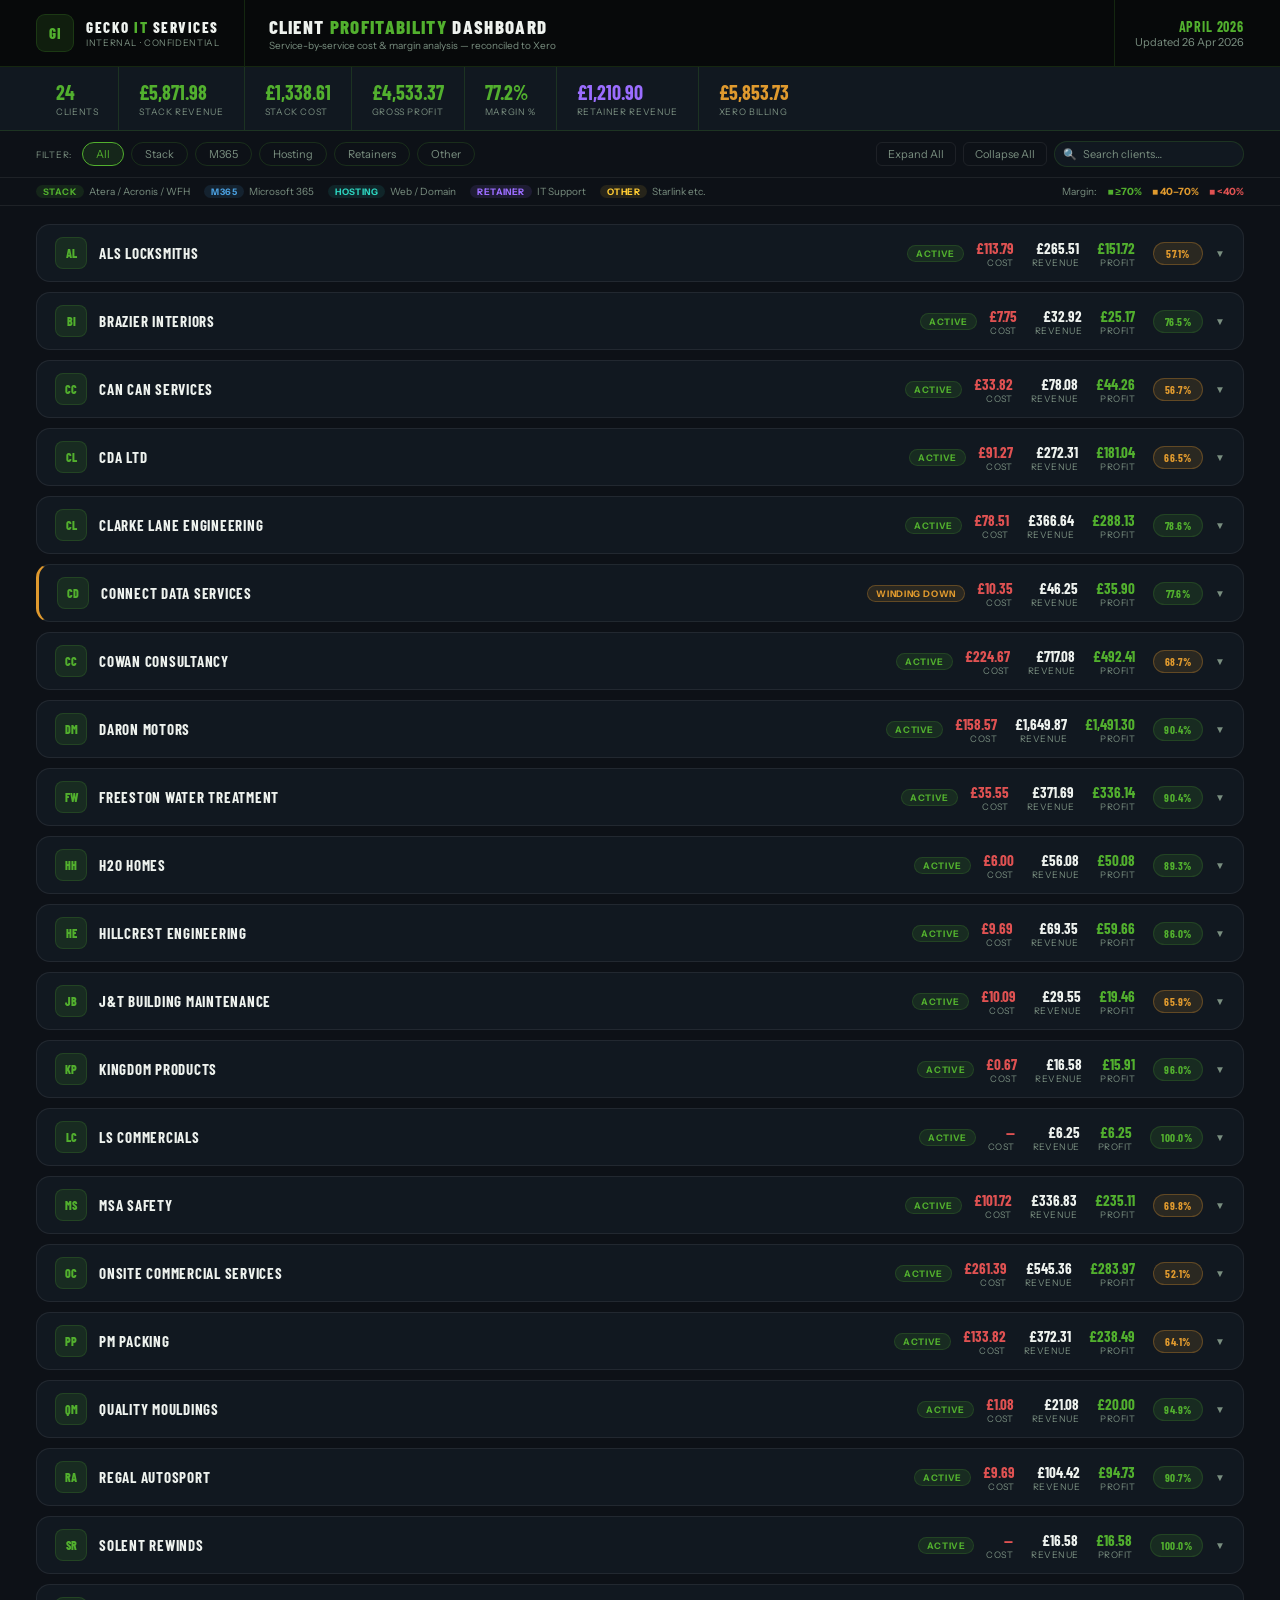
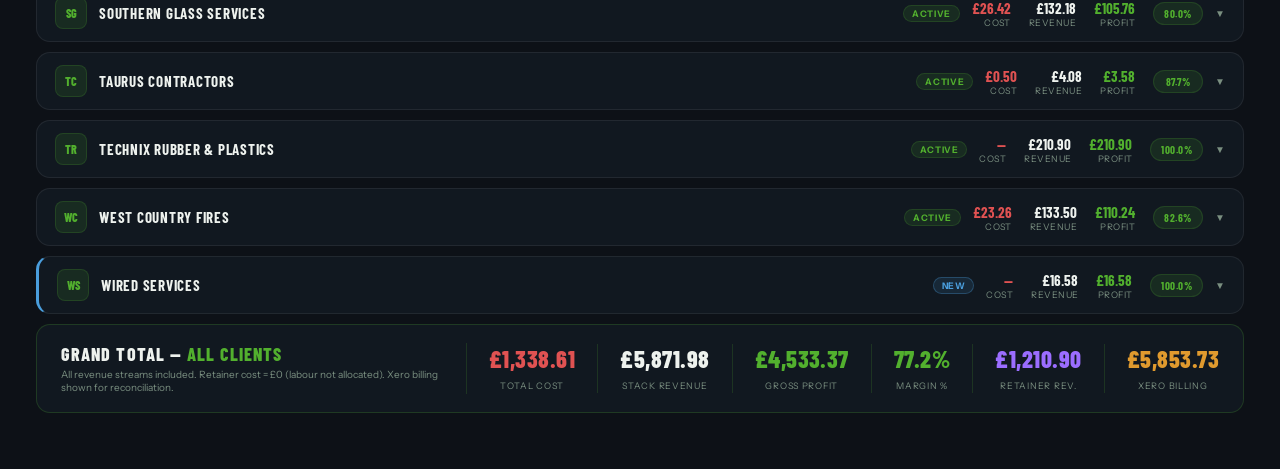
<file: gecko_dashboard_2.html>
<!DOCTYPE html>
<html lang="en">
<head>
<meta charset="UTF-8">
<meta name="viewport" content="width=device-width, initial-scale=1.0">
<title>Gecko IT — Client Profitability Dashboard</title>
<link rel="preconnect" href="https://fonts.googleapis.com">
<link rel="preconnect" href="https://fonts.gstatic.com" crossorigin>
<link href="https://fonts.googleapis.com/css2?family=Barlow+Condensed:wght@600;700;800&family=Instrument+Sans:wght@400;500;600;700&display=swap" rel="stylesheet">
<style>
*, *::before, *::after { box-sizing: border-box; margin: 0; padding: 0; }
:root {
  --black:#07090a; --dark:#0d1117; --card:#111820; --card-hover:#141d27;
  --green:#52b02e; --green-dark:#3a7d20; --green-glow:rgba(82,176,46,0.13);
  --green-line:rgba(82,176,46,0.22); --white:#eef2ee; --muted:#7a8f80;
  --border:rgba(82,176,46,0.18); --border-dim:rgba(255,255,255,0.07);
  --radius:14px;
  --red:#e05252; --red-dim:rgba(224,82,82,0.12);
  --amber:#e09a2e; --amber-dim:rgba(224,154,46,0.12);
  --blue:#4a9edd; --blue-dim:rgba(74,158,221,0.12);
  --purple:#9b6dff; --purple-dim:rgba(155,109,255,0.12);
  --teal:#2dd4bf; --teal-dim:rgba(45,212,191,0.10);
}
html{scroll-behavior:smooth;}
body{font-family:'Instrument Sans',sans-serif;background:var(--dark);color:var(--white);-webkit-font-smoothing:antialiased;min-height:100vh;overflow-x:hidden;}

/* HEADER */
.hdr{background:var(--black);border-bottom:1px solid var(--border);padding:0 36px;display:flex;align-items:stretch;position:sticky;top:0;z-index:100;}
.hdr-brand{display:flex;align-items:center;gap:12px;padding:14px 24px 14px 0;border-right:1px solid var(--border);margin-right:24px;}
.brand-logo{width:38px;height:38px;border-radius:9px;background:var(--green-glow);border:1px solid var(--border);display:flex;align-items:center;justify-content:center;font-family:'Barlow Condensed',sans-serif;font-weight:800;font-size:15px;letter-spacing:1px;color:var(--green);}
.brand-name{font-family:'Barlow Condensed',sans-serif;font-weight:800;font-size:15px;letter-spacing:.1em;text-transform:uppercase;}
.brand-name em{color:var(--green);font-style:normal;}
.brand-sub{font-size:9px;color:var(--muted);letter-spacing:.07em;text-transform:uppercase;margin-top:1px;}
.hdr-title{display:flex;flex-direction:column;justify-content:center;flex:1;}
.hdr-title h1{font-family:'Barlow Condensed',sans-serif;font-weight:800;font-size:19px;letter-spacing:.07em;text-transform:uppercase;}
.hdr-title h1 span{color:var(--green);}
.hdr-title p{font-size:10px;color:var(--muted);margin-top:1px;}
.hdr-meta{display:flex;flex-direction:column;justify-content:center;align-items:flex-end;font-size:11px;color:var(--muted);border-left:1px solid var(--border);padding-left:20px;}
.hdr-meta .per{font-family:'Barlow Condensed',sans-serif;font-size:14px;font-weight:700;color:var(--green);letter-spacing:.06em;text-transform:uppercase;}

/* SUMMARY STRIP */
.sum-strip{background:var(--card);border-bottom:1px solid var(--border);padding:0 36px;display:flex;align-items:stretch;overflow-x:auto;}
.sum-s{padding:13px 20px;border-right:1px solid var(--border);display:flex;flex-direction:column;gap:2px;white-space:nowrap;}
.sum-s:last-child{border-right:none;}
.sum-v{font-family:'Barlow Condensed',sans-serif;font-size:20px;font-weight:700;color:var(--green);}
.sum-l{font-size:9px;color:var(--muted);text-transform:uppercase;letter-spacing:.07em;}

/* CONTROLS */
.ctrl{background:var(--dark);border-bottom:1px solid var(--border-dim);padding:10px 36px;display:flex;gap:7px;align-items:center;flex-wrap:wrap;}
.cl{font-size:9px;color:var(--muted);text-transform:uppercase;letter-spacing:.08em;margin-right:3px;}
.fbtn{padding:4px 13px;border-radius:999px;border:1px solid var(--border);background:transparent;cursor:pointer;font-size:11px;font-family:'Instrument Sans',sans-serif;color:var(--muted);transition:all .15s;}
.fbtn:hover{border-color:var(--green);color:var(--green);}
.fbtn.on{background:var(--green-glow);color:var(--green);border-color:var(--green);}
.cg{flex:1;}
.abtn{padding:4px 11px;border-radius:6px;border:1px solid var(--border-dim);background:transparent;cursor:pointer;font-size:11px;font-family:'Instrument Sans',sans-serif;color:var(--muted);transition:all .15s;}
.abtn:hover{color:var(--white);border-color:var(--border);}
.srch{position:relative;}
.srch input{padding:5px 11px 5px 28px;border-radius:999px;border:1px solid var(--border);background:var(--card);color:var(--white);font-size:11px;font-family:'Instrument Sans',sans-serif;width:190px;outline:none;transition:border-color .15s;}
.srch input::placeholder{color:var(--muted);}
.srch input:focus{border-color:var(--green);}
.srch-ic{position:absolute;left:9px;top:50%;transform:translateY(-50%);color:var(--muted);pointer-events:none;font-size:11px;}

/* LEGEND */
.leg{padding:7px 36px;display:flex;gap:14px;align-items:center;flex-wrap:wrap;background:var(--dark);border-bottom:1px solid var(--border-dim);}
.li{display:flex;align-items:center;gap:5px;font-size:10px;color:var(--muted);}
.ct{display:inline-block;padding:1px 7px;border-radius:999px;font-size:9px;font-weight:700;text-transform:uppercase;letter-spacing:.05em;}
.ct-stack{background:var(--green-glow);color:var(--green);}
.ct-m365{background:var(--blue-dim);color:var(--blue);}
.ct-hosting{background:var(--teal-dim);color:var(--teal);}
.ct-retainer{background:var(--purple-dim);color:var(--purple);}
.ct-other{background:rgba(255,204,51,0.1);color:#ffcc33;}
.leg-r{margin-left:auto;font-size:10px;color:var(--muted);display:flex;gap:10px;}
.m-hi{color:var(--green);font-weight:700;}
.m-md{color:var(--amber);font-weight:700;}
.m-lo{color:var(--red);font-weight:700;}

/* MAIN */
.main{padding:18px 36px 56px;}

/* CLIENT CARD */
.cc{background:var(--card);border:1px solid var(--border-dim);border-radius:var(--radius);margin-bottom:10px;overflow:hidden;transition:border-color .2s;}
.cc:hover{border-color:var(--border);}
.cc.winding{border-left:3px solid var(--amber);}
.cc.isnew{border-left:3px solid var(--blue);}
.cc.open{border-color:var(--green-line);}

/* CARD HEADER */
.ch{padding:12px 18px;display:flex;align-items:center;gap:12px;cursor:pointer;user-select:none;transition:background .15s;}
.ch:hover{background:var(--card-hover);}
.cav{width:32px;height:32px;border-radius:8px;background:var(--green-glow);border:1px solid var(--border);color:var(--green);font-family:'Barlow Condensed',sans-serif;font-weight:800;font-size:12px;display:flex;align-items:center;justify-content:center;flex-shrink:0;}
.cn{font-family:'Barlow Condensed',sans-serif;font-size:15px;font-weight:700;letter-spacing:.05em;text-transform:uppercase;color:var(--white);flex:1;}
.cbadge{font-size:9px;font-weight:700;letter-spacing:.07em;text-transform:uppercase;padding:2px 8px;border-radius:999px;}
.b-act{background:var(--green-glow);color:var(--green);border:1px solid var(--border);}
.b-win{background:var(--amber-dim);color:var(--amber);border:1px solid rgba(224,154,46,0.3);}
.b-new{background:var(--blue-dim);color:var(--blue);border:1px solid rgba(74,158,221,0.3);}
.cnums{display:flex;gap:18px;align-items:center;}
.cnum{text-align:right;}
.cnum .v{font-family:'Barlow Condensed',sans-serif;font-size:15px;font-weight:700;}
.cnum .l{font-size:9px;color:var(--muted);text-transform:uppercase;letter-spacing:.05em;}
.vc{color:var(--red);}
.vs{color:var(--white);}
.vg{color:var(--green);}
.mpill{padding:4px 10px;border-radius:999px;font-size:11px;font-weight:700;font-family:'Barlow Condensed',sans-serif;letter-spacing:.04em;min-width:50px;text-align:center;}
.mp-hi{background:var(--green-glow);color:var(--green);border:1px solid var(--border);}
.mp-md{background:var(--amber-dim);color:var(--amber);border:1px solid rgba(224,154,46,0.3);}
.mp-lo{background:var(--red-dim);color:var(--red);border:1px solid rgba(224,82,82,0.3);}
.chev{font-size:10px;color:var(--muted);transition:transform .2s;flex-shrink:0;}
.cc.open .chev{transform:rotate(180deg);}

/* SERVICE BODY */
.sbody{display:none;border-top:1px solid var(--border-dim);}
.cc.open .sbody{display:block;}
.ret-notice{padding:7px 18px;background:var(--purple-dim);border-bottom:1px solid rgba(155,109,255,0.15);font-size:11px;color:var(--purple);}

/* SERVICE TABLE */
.stbl{width:100%;border-collapse:collapse;}
.stbl thead th{padding:7px 14px;font-size:9px;font-weight:700;letter-spacing:.1em;text-transform:uppercase;color:var(--muted);background:rgba(0,0,0,0.25);border-bottom:1px solid var(--border-dim);text-align:right;}
.stbl thead th:first-child{text-align:left;width:95px;}
.stbl thead th:nth-child(2){text-align:left;}
.stbl tbody tr:hover td{background:rgba(255,255,255,0.015);}
.stbl tbody td{padding:9px 14px;border-bottom:1px solid var(--border-dim);vertical-align:middle;font-size:13px;}
.stbl tbody tr:last-child td{border-bottom:none;}
.sn .n{font-weight:500;color:var(--white);}
.sn .d{font-size:11px;color:var(--muted);margin-top:2px;}
.nr{text-align:right;font-family:'Barlow Condensed',sans-serif;font-size:14px;font-weight:600;}
.nc{color:var(--red);}
.ns{color:var(--white);font-weight:700;}
.ng{color:var(--green);font-weight:700;}
.nb{color:var(--muted);}
.pend{color:var(--muted);font-size:11px;font-style:italic;}

/* TOTAL ROW */
.trow td{background:rgba(82,176,46,0.07);border-top:1px solid var(--green-line)!important;border-bottom:none!important;padding:9px 14px;font-family:'Barlow Condensed',sans-serif;font-size:13px;font-weight:700;letter-spacing:.04em;text-transform:uppercase;color:var(--white);}
.trow td.nr{font-size:15px;}

/* XERO ROW */
.xrow td{background:rgba(0,0,0,0.25);border-top:1px dashed var(--border)!important;border-bottom:none!important;padding:7px 14px;}
.xlbl{font-size:10px;color:var(--muted);}
.xctrl{display:flex;align-items:center;gap:7px;justify-content:flex-end;}
.xcalc{font-size:10px;color:var(--muted);}
.xcalc strong{font-family:'Barlow Condensed',sans-serif;color:var(--white);font-size:13px;}
.xinput{width:105px;padding:4px 7px;background:var(--dark);border:1px solid var(--border);border-radius:6px;color:var(--white);font-family:'Barlow Condensed',sans-serif;font-size:14px;font-weight:700;text-align:right;outline:none;transition:border-color .15s;}
.xinput:focus{border-color:var(--green);}
.xst{font-size:9px;font-weight:700;padding:3px 8px;border-radius:999px;letter-spacing:.04em;white-space:nowrap;}
.xsp{background:var(--border-dim);color:var(--muted);}
.xsm{background:var(--green-glow);color:var(--green);border:1px solid var(--border);}
.xsc{background:var(--amber-dim);color:var(--amber);}
.xsd{background:var(--red-dim);color:var(--red);}
.xdelta{font-size:11px;font-family:'Barlow Condensed',sans-serif;font-weight:700;}
.xdp{color:var(--amber);}
.xdn{color:var(--red);}

/* GRAND TOTAL */
.gtot{background:var(--card);border:1px solid var(--green-line);border-radius:var(--radius);padding:18px 24px;display:flex;align-items:center;gap:0;margin-top:6px;overflow:hidden;}
.gtlbl{flex:1;padding-right:24px;border-right:1px solid var(--border);}
.gtlbl strong{font-family:'Barlow Condensed',sans-serif;font-size:18px;font-weight:800;letter-spacing:.06em;text-transform:uppercase;display:block;}
.gtlbl strong span{color:var(--green);}
.gtlbl p{font-size:10px;color:var(--muted);margin-top:3px;}
.gtstats{display:flex;flex-wrap:wrap;}
.gtst{padding:0 22px;border-right:1px solid var(--border);text-align:center;}
.gtst:last-child{border-right:none;padding-right:0;}
.gtst .v{font-family:'Barlow Condensed',sans-serif;font-size:24px;font-weight:800;display:block;letter-spacing:.02em;}
.gtst .l{font-size:9px;color:var(--muted);text-transform:uppercase;letter-spacing:.08em;}

@media(max-width:900px){
  .hdr,.sum-strip,.ctrl,.leg,.main{padding-left:14px;padding-right:14px;}
  .cnums .cnum:not(.keep){display:none;}
}
</style>
</head>
<body>

<header class="hdr">
  <div class="hdr-brand">
    <div class="brand-logo">GI</div>
    <div>
      <div class="brand-name">GECKO <em>IT</em> SERVICES</div>
      <div class="brand-sub">Internal · Confidential</div>
    </div>
  </div>
  <div class="hdr-title">
    <h1>CLIENT <span>PROFITABILITY</span> DASHBOARD</h1>
    <p>Service-by-service cost &amp; margin analysis — reconciled to Xero</p>
  </div>
  <div class="hdr-meta">
    <span class="per">April 2026</span>
    <span>Updated 26 Apr 2026</span>
  </div>
</header>

<div class="sum-strip">
  <div class="sum-s"><div class="sum-v" id="sC">—</div><div class="sum-l">Clients</div></div>
  <div class="sum-s"><div class="sum-v" id="sR">—</div><div class="sum-l">Stack Revenue</div></div>
  <div class="sum-s"><div class="sum-v" id="sK">—</div><div class="sum-l">Stack Cost</div></div>
  <div class="sum-s"><div class="sum-v" id="sG" style="color:var(--green)">—</div><div class="sum-l">Gross Profit</div></div>
  <div class="sum-s"><div class="sum-v" id="sM">—</div><div class="sum-l">Margin %</div></div>
  <div class="sum-s"><div class="sum-v" id="sT" style="color:var(--purple)">—</div><div class="sum-l">Retainer Revenue</div></div>
  <div class="sum-s"><div class="sum-v" id="sX" style="color:var(--amber)">—</div><div class="sum-l">Xero Billing</div></div>
</div>

<div class="ctrl">
  <span class="cl">Filter:</span>
  <button class="fbtn on" onclick="fcat('all',this)">All</button>
  <button class="fbtn" onclick="fcat('stack',this)">Stack</button>
  <button class="fbtn" onclick="fcat('m365',this)">M365</button>
  <button class="fbtn" onclick="fcat('hosting',this)">Hosting</button>
  <button class="fbtn" onclick="fcat('retainer',this)">Retainers</button>
  <button class="fbtn" onclick="fcat('other',this)">Other</button>
  <div class="cg"></div>
  <button class="abtn" onclick="exAll()">Expand All</button>
  <button class="abtn" onclick="coAll()">Collapse All</button>
  <div class="srch">
    <span class="srch-ic">🔍</span>
    <input type="text" placeholder="Search clients…" oninput="srch(this.value)">
  </div>
</div>

<div class="leg">
  <span class="li"><span class="ct ct-stack">Stack</span>Atera / Acronis / WFH</span>
  <span class="li"><span class="ct ct-m365">M365</span>Microsoft 365</span>
  <span class="li"><span class="ct ct-hosting">Hosting</span>Web / Domain</span>
  <span class="li"><span class="ct ct-retainer">Retainer</span>IT Support</span>
  <span class="li"><span class="ct ct-other">Other</span>Starlink etc.</span>
  <div class="leg-r">
    <span>Margin:</span>
    <span class="m-hi">■ ≥70%</span>
    <span class="m-md">■ 40–70%</span>
    <span class="m-lo">■ &lt;40%</span>
  </div>
</div>

<div class="main" id="wrap"></div>

<script>
const D={clients:[
  {id:"als",name:"ALS Locksmiths",xero:265.51,services:[
    {name:"Internet Security",cat:"stack",sell:46.98,cost:3.49,note:"1 workstation"},
    {name:"M365 Reselling",cat:"m365",sell:184.95,cost:109.63,note:"11× Std + 1× Additional Mailbox"},
    {name:"Wix Platform",cat:"stack",sell:17.00,cost:0.00,note:"Pass-through"},
    {name:"Web Hosting",cat:"hosting",sell:16.58,cost:0.67,note:"alslocksmiths.co.uk — £199/yr"}]},
  {id:"brazier",name:"Brazier Interiors",xero:32.92,services:[
    {name:"Internet Security",cat:"stack",sell:14.25,cost:6.00,note:"IS only"},
    {name:"Web Hosting — RAMHLTD",cat:"hosting",sell:10.42,cost:0.67,note:"ramhltd.co.uk — £125/yr"},
    {name:"Web Hosting — purdeypups.com",cat:"hosting",sell:8.25,cost:1.08,note:"purdeypups.com — £99/yr"}]},
  {id:"cancan",name:"Can Can Services",xero:78.50,services:[
    {name:"Internet Security",cat:"stack",sell:9.00,cost:3.49,note:"2 seats (Adam & AJ) @ £4.50 each"},
    {name:"M365 Reselling",cat:"m365",sell:52.50,cost:28.75,note:"3× Std + 2× EX1"},
    {name:"Web Hosting",cat:"hosting",sell:16.58,cost:1.58,note:"cancanservices.co.uk — £199/yr"}]},
  {id:"cda",name:"CDA Ltd",xero:272.31,services:[
    {name:"Internet Security",cat:"stack",sell:75.12,cost:3.49,note:"1 WS + Webroot"},
    {name:"Cloud Backup",cat:"stack",sell:35.00,cost:3.49,note:"1 workstation"},
    {name:"M365 Reselling",cat:"m365",sell:122.69,cost:73.99,note:"7× Std + 1× EX2"},
    {name:"Password Keeper",cat:"stack",sell:25.00,cost:10.30,note:"5 seats"},
    {name:"Web Hosting / Domain",cat:"hosting",sell:14.50,cost:0.00,note:"cdaluminium.uk.com — £174/yr"}]},
  {id:"clarke",name:"Clarke Lane Engineering",xero:347.97,services:[
    {name:"IS + Backup + WFH",cat:"stack",sell:263.97,cost:30.52,note:"Bundled — 1 WS + Backup + 2× WFH. +£5 WFH pending Xero update"},
    {name:"M365 Reselling",cat:"m365",sell:84.00,cost:47.99,note:"4× Std + 2× Basic"},
    {name:"Web Hosting",cat:"hosting",sell:18.67,cost:0.00,note:"clarke-is.co.uk — £224/yr"}]},
  {id:"connect",name:"Connect Data Services",xero:46.25,status:"winding",services:[
    {name:"M365 Reselling",cat:"m365",sell:20.00,cost:9.68,note:"1 seat — reducing"},
    {name:"Web Hosting",cat:"hosting",sell:26.25,cost:0.67,note:"Annual hosting £216/yr + domain £99/yr"}]},
  {id:"cowan",name:"Cowan Consultancy",xero:717.08,services:[
    {name:"IS + Backup + WFH + VirtualBox",cat:"stack",sell:428.05,cost:58.82,note:"Bundled — 1 WS + 5× WFH + VirtualBox £105"},
    {name:"M365 + Exclaimer",cat:"m365",sell:273.70,cost:165.18,note:"13× Std + 2× OneDrive + 13× Exclaimer + 1× Basic"},
    {name:"Web Hosting / Domain",cat:"hosting",sell:15.33,cost:0.67,note:"cowanconsult.co.uk — £163.88/yr + domain £20/yr"}]},
  {id:"daron",name:"Daron Motors",xero:1649.87,services:[
    {name:"IT Support Retainer",cat:"retainer",sell:1000.00,cost:0.00,note:"Monthly retainer — time cost only"},
    {name:"IS + Backup + WFH",cat:"stack",sell:381.45,cost:38.42,note:"Bundled — IS + Backup + 2× WFH"},
    {name:"M365 + Exclaimer",cat:"m365",sell:258.00,cost:119.07,note:"12× Std incl Plan 2 + 12× Exclaimer"},
    {name:"Web Hosting",cat:"hosting",sell:10.42,cost:1.08,note:"rogate.com — £125/yr"}]},
  {id:"freeston",name:"Freeston Water Treatment",xero:371.69,services:[
    {name:"IS + Backup + M365 SCC",cat:"stack",sell:338.52,cost:34.88,note:"Bundled — 2 WS + M365 SCC. Google Workspace user"},
    {name:"Web Hosting",cat:"hosting",sell:33.17,cost:0.67,note:"2 sites freeston.co.uk — £398/yr"}]},
  {id:"h2o",name:"H2O Homes",xero:56.08,services:[
    {name:"IS + Exclaimer",cat:"stack",sell:56.08,cost:6.00,note:"IS + Exclaimer bundled. M365 confirmed — sell price TBC"}]},
  {id:"hillcrest",name:"Hillcrest Engineering",xero:69.35,services:[
    {name:"IS + Backup",cat:"stack",sell:69.35,cost:9.69,note:"1 WS + Backup (Sage PC). Google Workspace"}]},
  {id:"jt",name:"J&T Building Maintenance",xero:29.55,services:[
    {name:"M365 Reselling",cat:"m365",sell:29.55,cost:10.09,note:"Hosted Exchange + OneDrive"}]},
  {id:"kingdom",name:"Kingdom Products",xero:16.58,services:[
    {name:"Web Hosting",cat:"hosting",sell:16.58,cost:0.67,note:"kingdomproducts.co.uk — £199/yr"}]},
  {id:"ls",name:"LS Commercials",xero:6.25,services:[
    {name:"Web Hosting / Email",cat:"hosting",sell:3.75,cost:0.00,note:"£45/yr — below standard rate. Review at renewal"},
    {name:"Domain Renewals",cat:"hosting",sell:2.50,cost:0.00,note:"2× domains £15/yr each"}]},
  {id:"msa",name:"MSA Safety",xero:336.83,services:[
    {name:"IS + Backup + Exclaimer + Keeper + M365",cat:"stack",sell:320.25,cost:101.72,note:"Full service — bundled monthly"},
    {name:"Web Hosting",cat:"hosting",sell:16.58,cost:0.00,note:"msasafety.co.uk — £199/yr"}]},
  {id:"onsite",name:"Onsite Commercial Services",xero:545.36,services:[
    {name:"Cloud Backup + WFH",cat:"stack",sell:70.00,cost:48.95,note:"O365 & SharePoint backup + 1× WFH (Pam)"},
    {name:"M365 + Exclaimer",cat:"m365",sell:356.45,cost:131.77,note:"16× Hosted Exchange + 10× Apps + 15× Exclaimer"},
    {name:"Web Hosting",cat:"hosting",sell:22.91,cost:0.67,note:"2 sites £250/yr + domain £25/yr"},
    {name:"Starlink Resale",cat:"other",sell:96.00,cost:80.00,note:"Roam Unlimited — cost £80/mo, sell £96/mo"}]},
  {id:"pm",name:"PM Packing",xero:372.31,services:[
    {name:"IS + Backup",cat:"stack",sell:129.33,cost:16.62,note:"IS £111.33 + Backup Sage PC £18.00"},
    {name:"M365 + Exclaimer",cat:"m365",sell:211.40,cost:115.87,note:"9× Std + 1× Basic + 2× EX2 + 1× EX1 + 9× Exclaimer"},
    {name:"Web Hosting",cat:"hosting",sell:31.58,cost:1.33,note:"£199/yr hosting + £180/yr group domains"}]},
  {id:"quality",name:"Quality Mouldings",xero:21.08,services:[
    {name:"Web Hosting + Domain",cat:"hosting",sell:21.08,cost:1.08,note:"wibco.com £199/yr + domain £54/yr"}]},
  {id:"regal",name:"Regal Autosport",xero:104.42,services:[
    {name:"IS + Backup",cat:"stack",sell:104.42,cost:9.69,note:"1 WS + Webroot + Backup"}]},
  {id:"solent",name:"Solent Rewinds",xero:16.58,services:[
    {name:"Web Hosting",cat:"hosting",sell:16.58,cost:0.00,note:"£199/yr — active customer"}]},
  {id:"southern",name:"Southern Glass Services",xero:132.18,services:[
    {name:"IS + Backup + Exclaimer",cat:"stack",sell:112.18,cost:25.75,note:"10 WS + 7 Exclaimer. M365 paid direct"},
    {name:"Web Hosting",cat:"hosting",sell:20.00,cost:0.67,note:"sykesglasscompany.co.uk — £240/yr"}]},
  {id:"taurus",name:"Taurus Contractors",xero:4.08,services:[
    {name:"Internet Security (Annual)",cat:"stack",sell:4.08,cost:0.50,note:"£49/yr annual billing. M365 sits with Can Can"}]},
  {id:"technix",name:"Technix Rubber & Plastics",xero:210.90,services:[
    {name:"IT Support Retainer",cat:"retainer",sell:210.90,cost:0.00,note:"Fixed monthly retainer — basic IT support. M365 opportunity pending"}]},
  {id:"wcf",name:"West Country Fires",xero:133.50,services:[
    {name:"IS + Backup",cat:"stack",sell:133.50,cost:23.26,note:"2 VMs + 1 WS. ESXi/RDP for Sage. DR removed Apr 2026"}]},
  {id:"wired",name:"Wired Services",xero:16.58,status:"new",services:[
    {name:"Web Hosting",cat:"hosting",sell:16.58,cost:0.00,note:"£199/yr — new customer"},
    {name:"M365 Reselling",cat:"m365",sell:0.00,cost:0.00,note:"TBC — being set up"}]}
]};

const f=v=>v===0?'—':'£'+v.toFixed(2).replace(/\B(?=(\d{3})+(?!\d))/g,',');
const fp=v=>v===0?'—':(v*100).toFixed(1)+'%';
const ini=n=>n.split(' ').slice(0,2).map(w=>w[0]).join('').toUpperCase();
const mp=p=>p>=.7?'mp-hi':p>=.4?'mp-md':'mp-lo';
const cc={stack:'ct-stack',m365:'ct-m365',hosting:'ct-hosting',retainer:'ct-retainer',other:'ct-other'};

function buildSummary(){
  let s=0,k=0,x=0,ret=0,c=0;
  D.clients.forEach(cl=>{
    s+=cl.services.reduce((a,sv)=>a+sv.sell,0);
    k+=cl.services.reduce((a,sv)=>a+sv.cost,0);
    x+=cl.xero;
    ret+=cl.services.filter(sv=>sv.cat==='retainer').reduce((a,sv)=>a+sv.sell,0);
    if(cl.status!=='winding')c++;
  });
  document.getElementById('sC').textContent=c;
  document.getElementById('sR').textContent=f(s);
  document.getElementById('sK').textContent=f(k);
  document.getElementById('sG').textContent=f(s-k);
  document.getElementById('sM').textContent=s>0?fp((s-k)/s):'—';
  document.getElementById('sT').textContent=f(ret);
  document.getElementById('sX').textContent=f(x);
}

function buildCard(cl){
  const ss=cl.services.filter(sv=>sv.cat!=='retainer');
  const rs=cl.services.filter(sv=>sv.cat==='retainer');
  const sSt=ss.reduce((a,sv)=>a+sv.sell,0);
  const k=ss.reduce((a,sv)=>a+sv.cost,0);
  const sRet=rs.reduce((a,sv)=>a+sv.sell,0);
  const s=sSt+sRet;
  const gp=s-k, mg=s>0?gp/s:0;
  const cats=[...new Set(cl.services.map(sv=>sv.cat))].join(',');
  const badge=cl.status==='winding'?'<span class="cbadge b-win">Winding Down</span>':cl.status==='new'?'<span class="cbadge b-new">New</span>':'<span class="cbadge b-act">Active</span>';
  const cls=cl.status==='winding'?'winding':cl.status==='new'?'isnew':'';

  let rows='';
  rs.forEach(sv=>{
    const sgm=sv.sell-sv.cost, sp=sv.sell>0?sgm/sv.sell:0;
    rows+=`<tr><td><span class="ct ct-retainer">retainer</span></td><td class="sn"><div class="n">${sv.name}</div><div class="d">${sv.note}</div></td><td class="nr nc">${f(sv.cost)}</td><td class="nr ns">${f(sv.sell)}</td><td class="nr ng">${f(sgm)}</td><td class="nr"><span class="mpill ${mp(sp)}">${fp(sp)}</span></td></tr>`;
  });
  ss.forEach(sv=>{
    if(sv.sell===0&&sv.cost===0){
      rows+=`<tr><td><span class="ct ${cc[sv.cat]||'ct-other'}">${sv.cat}</span></td><td class="sn"><div class="n">${sv.name}</div><div class="d">${sv.note}</div></td><td colspan="4" class="pend">Pending setup</td></tr>`;
      return;
    }
    const sgm=sv.sell-sv.cost, sp=sv.sell>0?sgm/sv.sell:0;
    rows+=`<tr><td><span class="ct ${cc[sv.cat]||'ct-other'}">${sv.cat}</span></td><td class="sn"><div class="n">${sv.name}</div><div class="d">${sv.note}</div></td><td class="nr nc">${f(sv.cost)}</td><td class="nr ns">${f(sv.sell)}</td><td class="nr ${sgm>=0?'ng':'nc'}">${f(sgm)}</td><td class="nr"><span class="mpill ${mp(sp)}">${fp(sp)}</span></td></tr>`;
  });

  const retNote=rs.length>0?`<div class="ret-notice">⚡ Retainer revenue (${f(rs.reduce((a,sv)=>a+sv.sell,0))}/mo) — product cost £0. Labour cost not allocated.</div>`:'';

  return `<div class="cc ${cls}" id="c-${cl.id}" data-cats="${cats}">
  <div class="ch" onclick="tog('${cl.id}')">
    <div class="cav">${ini(cl.name)}</div>
    <div class="cn">${cl.name}</div>
    ${badge}
    <div class="cnums">
      <div class="cnum"><div class="v vc">${f(k)}</div><div class="l">Cost</div></div>
      <div class="cnum keep"><div class="v vs">${f(s)}</div><div class="l">Revenue</div></div>
      <div class="cnum keep"><div class="v vg">${f(gp)}</div><div class="l">Profit</div></div>
      <span class="mpill ${mp(mg)} keep">${fp(mg)}</span>
    </div>
    <div class="chev">▼</div>
  </div>
  <div class="sbody">
    ${retNote}
    <table class="stbl">
      <thead><tr><th>Category</th><th>Service</th><th>Cost/mo</th><th>Sell/mo</th><th>Margin £</th><th>Margin %</th></tr></thead>
      <tbody>${rows}</tbody>
      <tfoot>
        <tr class="trow"><td colspan="2">CLIENT TOTAL — ${cl.name}</td><td class="nr">${f(k)}</td><td class="nr">${f(s)}</td><td class="nr" style="color:var(--green)">${f(gp)}</td><td class="nr"><span class="mpill ${mp(mg)}">${fp(mg)}</span></td></tr>
        <tr class="xrow" id="xr-${cl.id}">
          <td colspan="2"><span class="xlbl">📊 Xero reconciliation — enter actual invoiced amount (ex VAT)</span></td>
          <td colspan="3"><div class="xctrl">
            <span class="xcalc">Calculated: <strong>${f(cl.xero)}</strong></span>
            <span style="font-size:10px;color:var(--muted)">Xero actual:</span>
            <input class="xinput" type="number" step="0.01" placeholder="0.00" onchange="chkX('${cl.id}',${cl.xero},this.value)">
            <span class="xst xsp" id="xs-${cl.id}">Enter figure</span>
          </div></td>
          <td class="nr" id="xd-${cl.id}"></td>
        </tr>
      </tfoot>
    </table>
  </div>
</div>`;
}

function chkX(id,calc,raw){
  const v=parseFloat(raw),st=document.getElementById('xs-'+id),dt=document.getElementById('xd-'+id);
  if(isNaN(v)||raw===''){st.className='xst xsp';st.textContent='Enter figure';dt.innerHTML='';return;}
  const d=v-calc,a=Math.abs(d);
  if(a<=0.5){st.className='xst xsm';st.textContent='✓ Match';dt.innerHTML='';}
  else if(a<=5){st.className='xst xsc';st.textContent='~ Close';dt.innerHTML=`<span class="xdelta ${d>0?'xdp':'xdn'}">${d>0?'+':''}${f(d)}</span>`;}
  else{st.className='xst xsd';st.textContent='✕ Mismatch';dt.innerHTML=`<span class="xdelta ${d>0?'xdp':'xdn'}">${d>0?'+':''}${f(d)}</span>`;}
}

function tog(id){document.getElementById('c-'+id).classList.toggle('open');}
function exAll(){document.querySelectorAll('.cc:not([style*="none"])').forEach(c=>c.classList.add('open'));}
function coAll(){document.querySelectorAll('.cc').forEach(c=>c.classList.remove('open'));}
function fcat(cat,btn){
  document.querySelectorAll('.fbtn').forEach(b=>b.classList.remove('on'));btn.classList.add('on');
  document.querySelectorAll('.cc').forEach(c=>{c.style.display=cat==='all'||c.dataset.cats.includes(cat)?'':'none';});
}
function srch(q){
  const v=q.toLowerCase();
  document.querySelectorAll('.cc').forEach(c=>{c.style.display=c.querySelector('.cn').textContent.toLowerCase().includes(v)?'':'none';});
}

function buildGT(){
  let s=0,k=0,x=0,ret=0;
  D.clients.forEach(cl=>{
    s+=cl.services.reduce((a,sv)=>a+sv.sell,0);
    k+=cl.services.reduce((a,sv)=>a+sv.cost,0);
    x+=cl.xero;
    ret+=cl.services.filter(sv=>sv.cat==='retainer').reduce((a,sv)=>a+sv.sell,0);
  });
  const gp=s-k,mg=s>0?gp/s:0;
  return `<div class="gtot">
    <div class="gtlbl"><strong>GRAND TOTAL — <span>ALL CLIENTS</span></strong><p>All revenue streams included. Retainer cost = £0 (labour not allocated). Xero billing shown for reconciliation.</p></div>
    <div class="gtstats">
      <div class="gtst"><span class="v" style="color:var(--red)">${f(k)}</span><span class="l">Total Cost</span></div>
      <div class="gtst"><span class="v">${f(s)}</span><span class="l">Stack Revenue</span></div>
      <div class="gtst"><span class="v" style="color:var(--green)">${f(gp)}</span><span class="l">Gross Profit</span></div>
      <div class="gtst"><span class="v" style="color:var(--green)">${fp(mg)}</span><span class="l">Margin %</span></div>
      <div class="gtst"><span class="v" style="color:var(--purple)">${f(ret)}</span><span class="l">Retainer Rev.</span></div>
      <div class="gtst"><span class="v" style="color:var(--amber)">${f(x)}</span><span class="l">Xero Billing</span></div>
    </div>
  </div>`;
}

(function(){
  document.getElementById('wrap').innerHTML=D.clients.map(buildCard).join('')+buildGT();
  buildSummary();
})();
</script>
</body>
</html>
</file>
